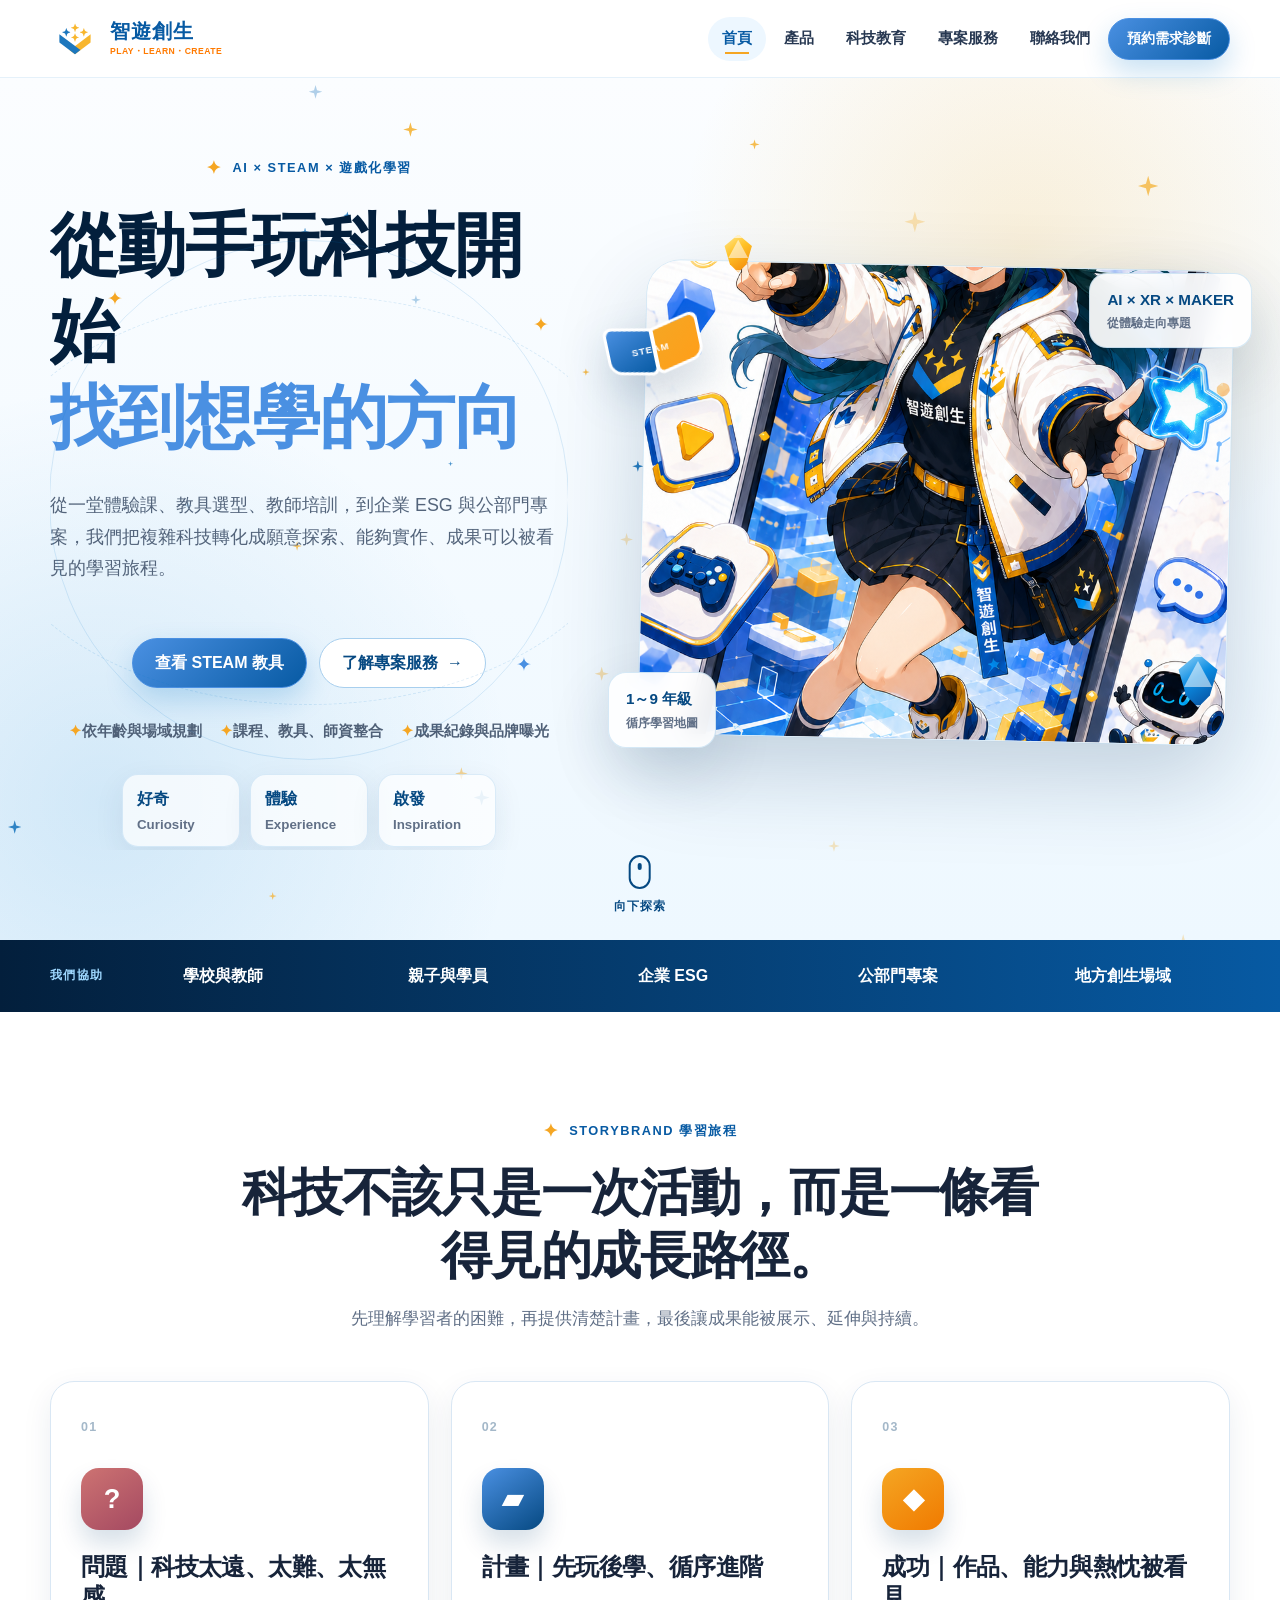
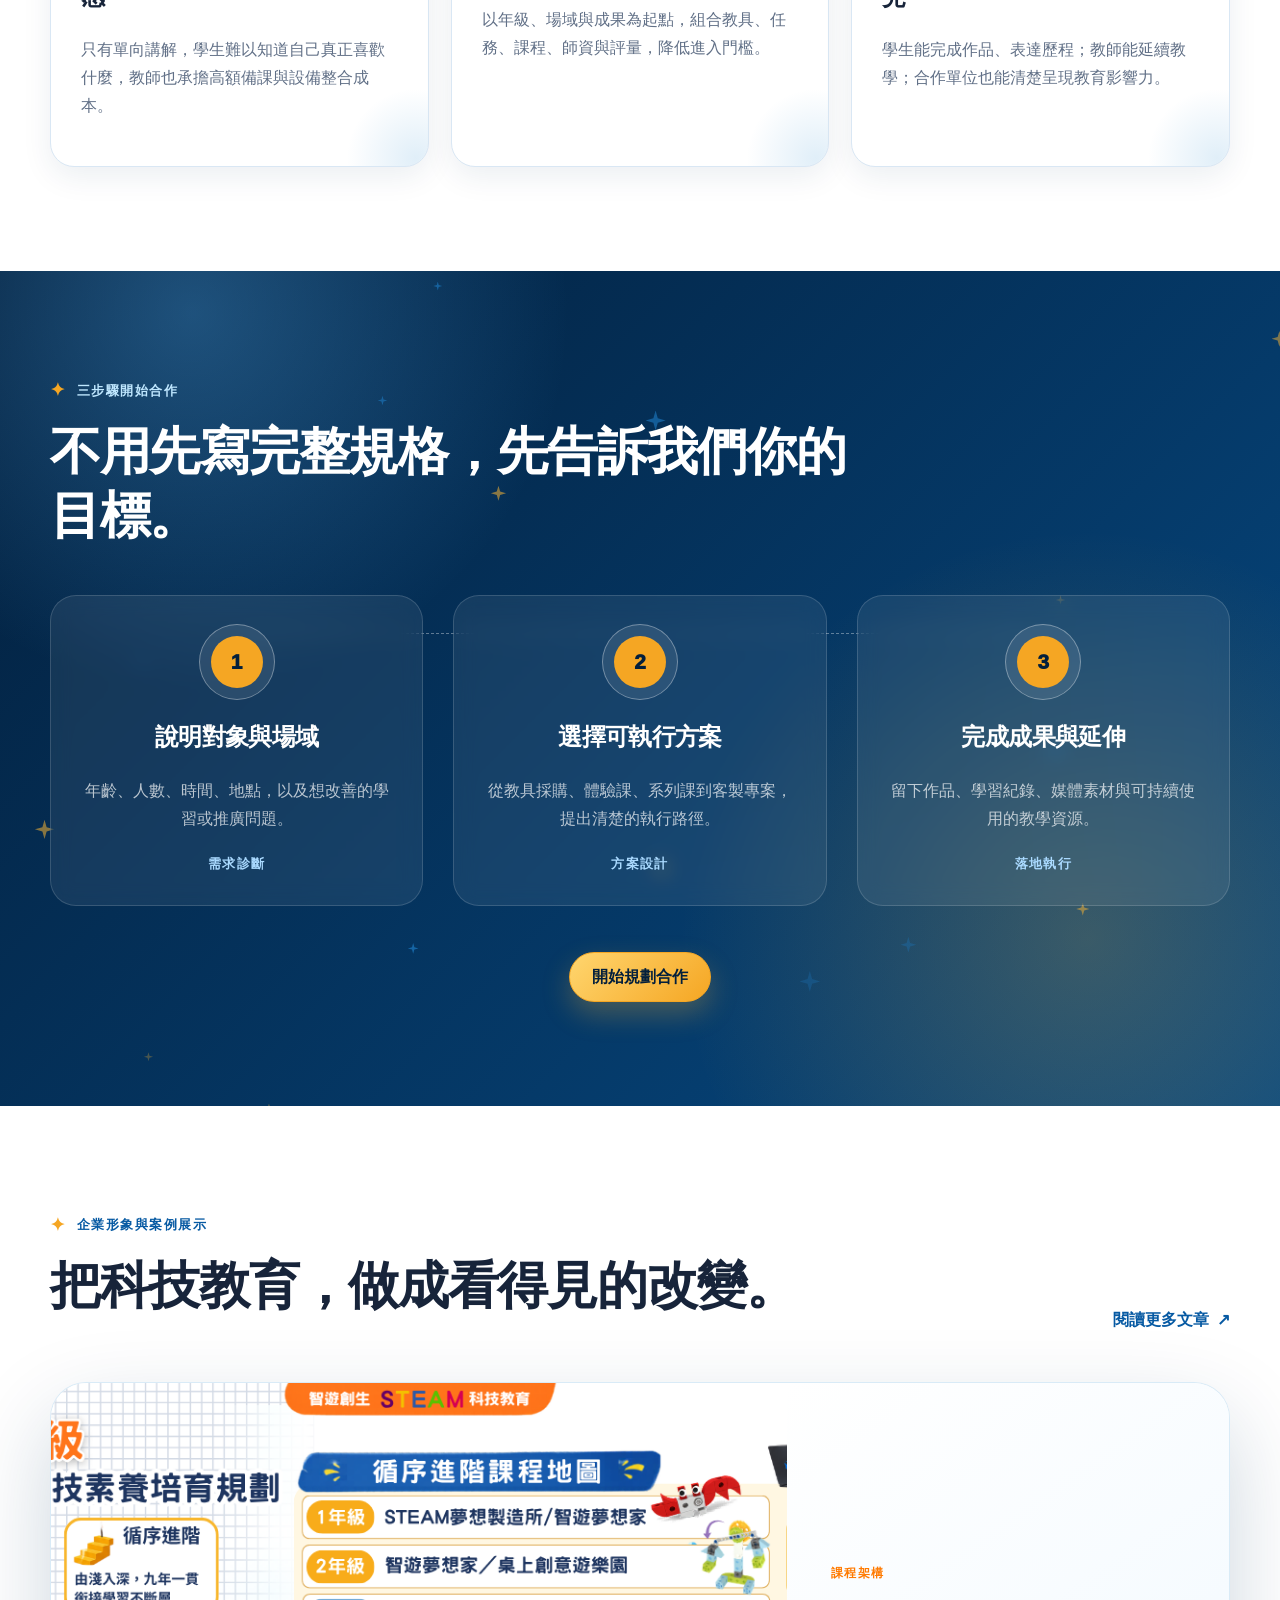
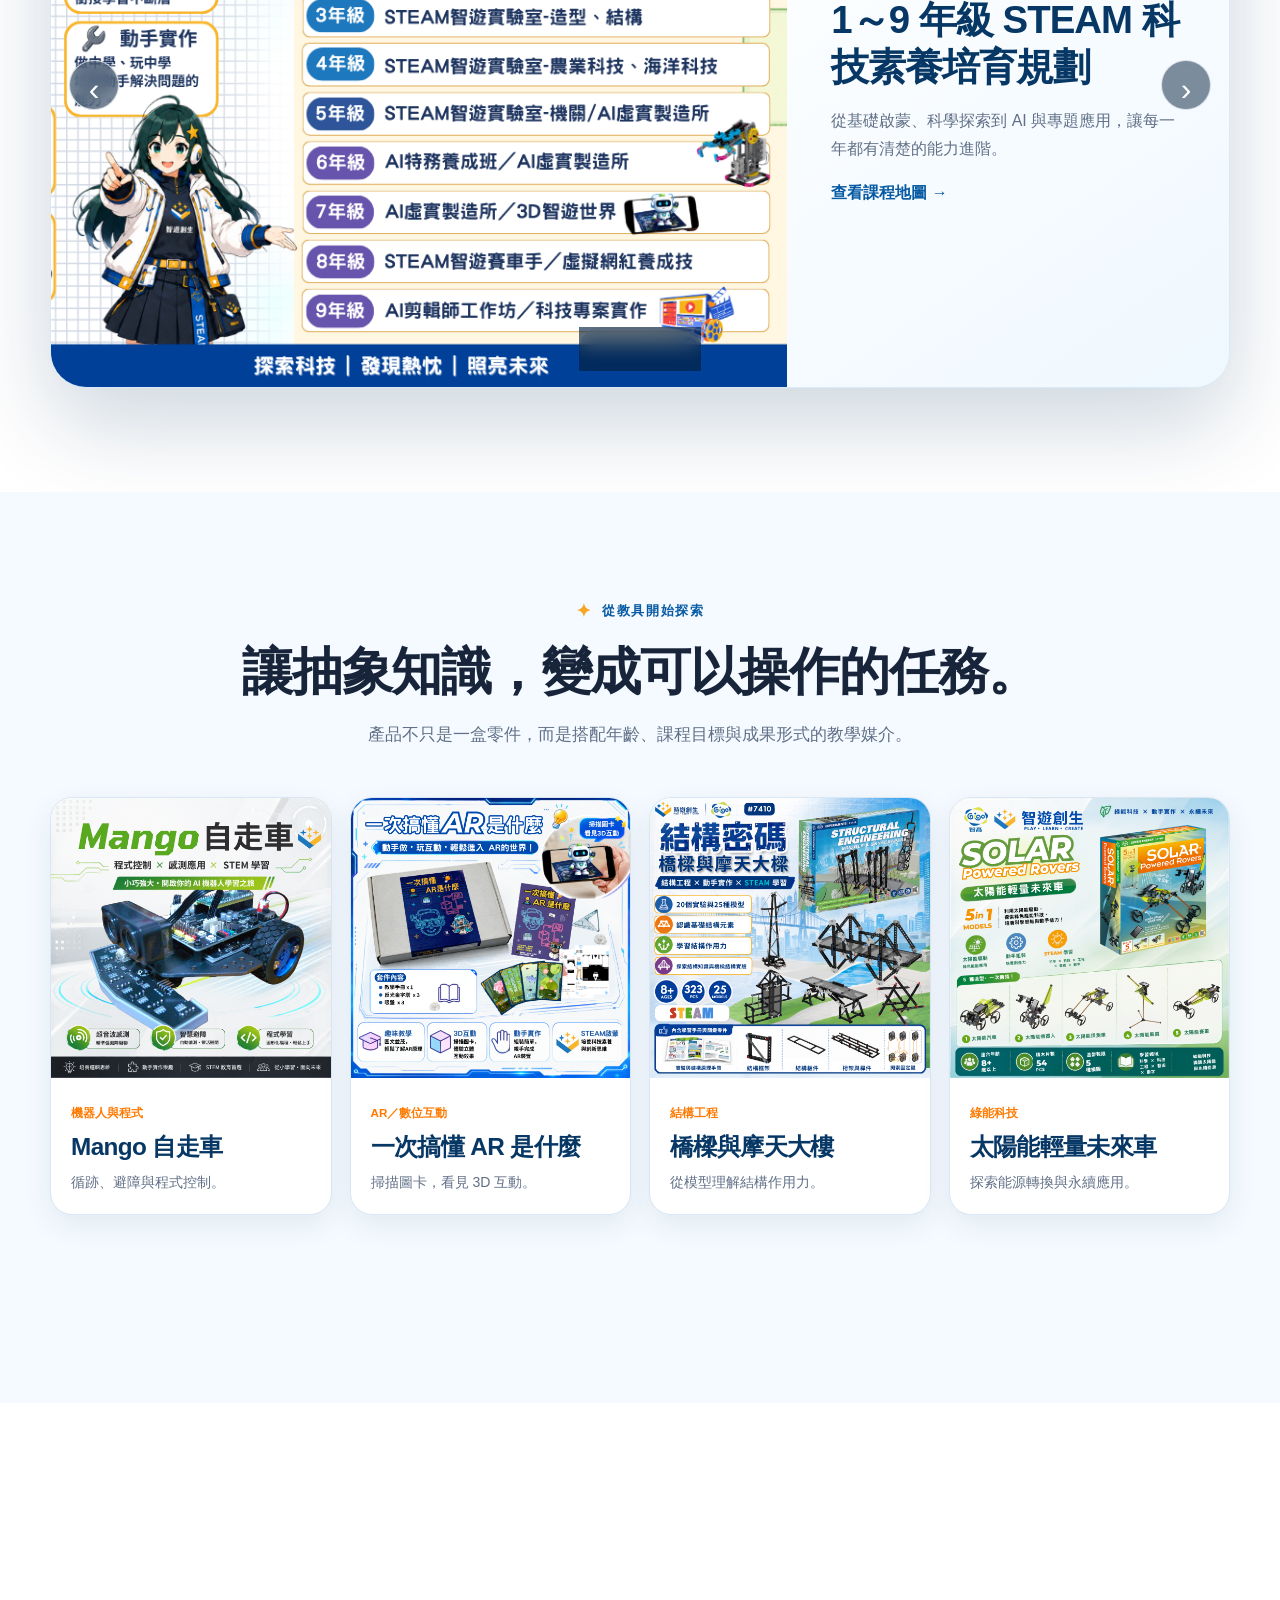
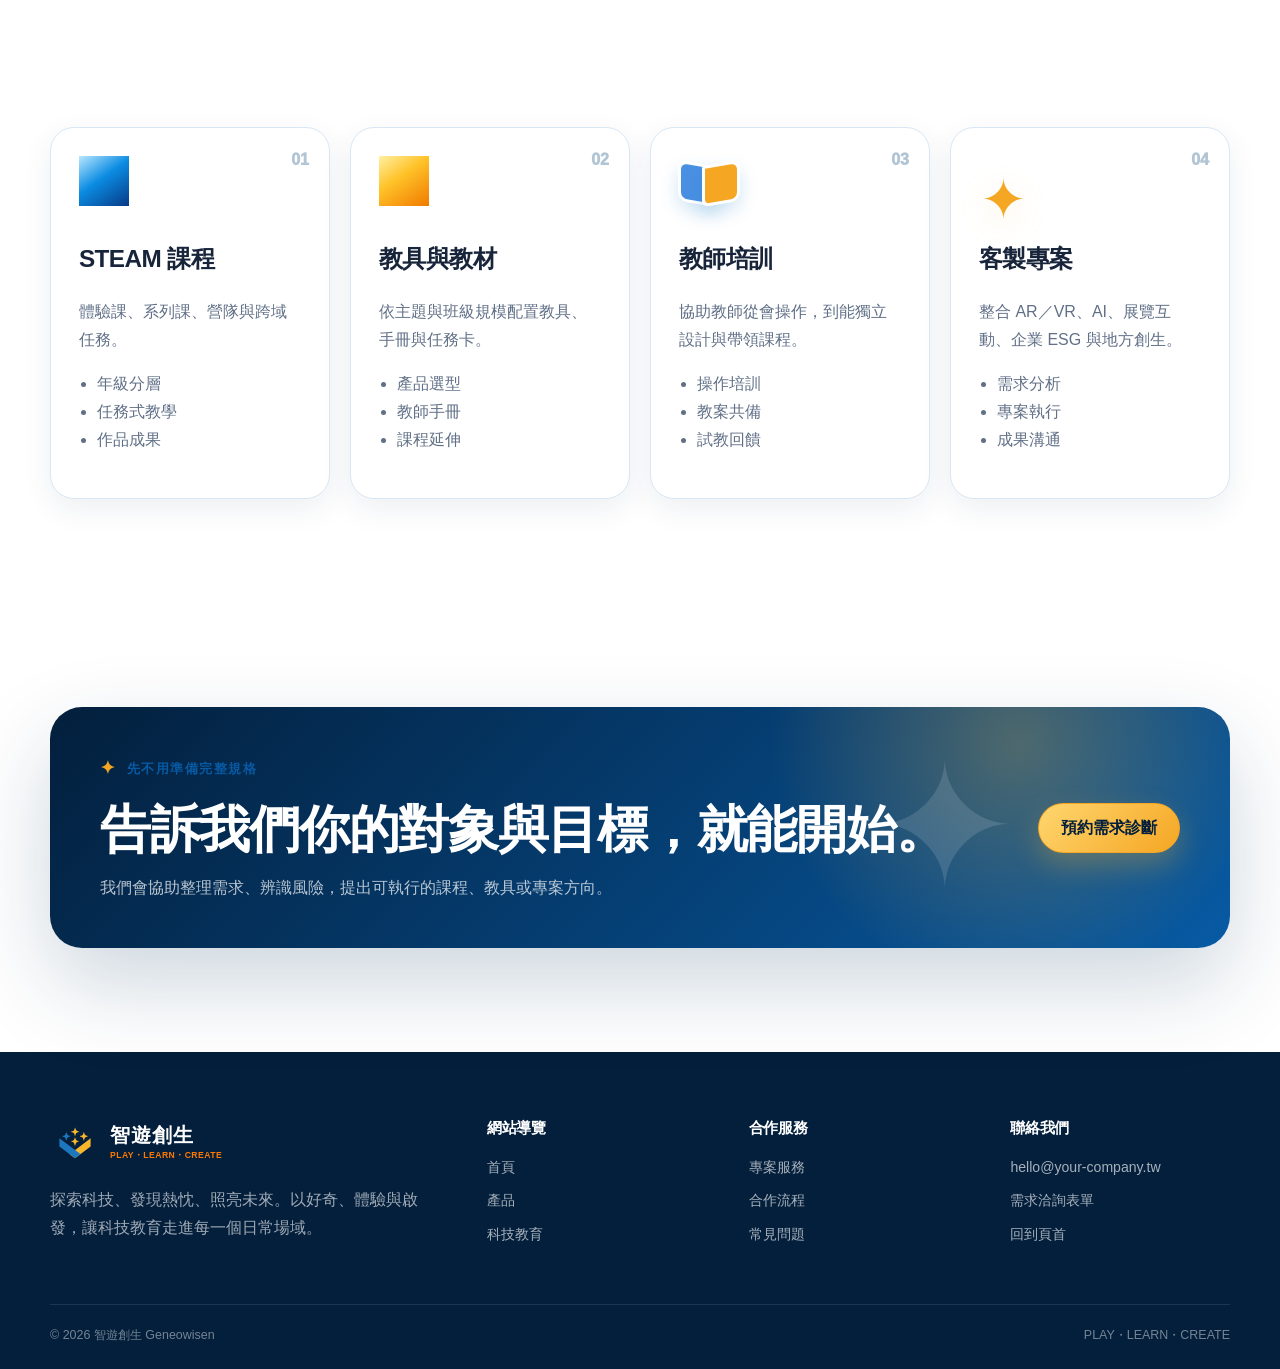
<file: index.html>
<!doctype html>
<html lang="zh-Hant">
<head>
  <meta charset="utf-8">
  <meta name="viewport" content="width=device-width, initial-scale=1">
  <meta name="description" content="智遊創生以 AI、STEAM、遊戲化與科技教育專案，協助學校、企業與公部門打造可被看見、可持續的學習成果。">
  <meta name="theme-color" content="#0077c8">
  <title>智遊創生｜探索科技・發現熱忱・照亮未來</title>
  <link rel="stylesheet" href="style.css">
  <link rel="stylesheet" href="orbit.css">
  <script src="script.js" defer></script>
</head>
<body data-page="home">
  <a class="skip-link" href="#main">跳到主要內容</a>
  <div class="scroll-progress" aria-hidden="true"><span></span></div>

  <header class="site-header" id="top">
    <div class="container nav-wrap">
      <a class="brand" href="index.html" aria-label="智遊創生首頁">
        <img class="brand-mark" src="智遊創生LOGO.svg" alt="">
        <span class="brand-copy"><strong>智遊創生</strong><small>PLAY・LEARN・CREATE</small></span>
      </a>
      <button class="nav-toggle" type="button" aria-expanded="false" aria-controls="primary-nav" aria-label="開啟導覽選單"><span></span><span></span><span></span></button>
      <nav class="primary-nav" id="primary-nav" aria-label="主要導覽">
        <a href="index.html" data-nav="home">首頁</a>
        <a href="product.html" data-nav="product">產品</a>
        <a href="column.html" data-nav="column">科技教育</a>
        <a href="contact.html#services" data-nav="services">專案服務</a>
        <a href="contact.html#contact" data-nav="contact">聯絡我們</a>
        <a class="button button-small nav-cta" href="contact.html#contact">預約需求診斷</a>
      </nav>
    </div>
  </header>

  <main id="main">
    <section class="hero constellation" aria-labelledby="hero-title">
      <div class="star-field" aria-hidden="true" data-star-field="28"></div>
      <div class="container hero-grid">
        <div class="hero-copy reveal">
<!-- 最外層的容器，用來限制範圍與置中 -->
<div class="orbit-container">
  
  <!-- 第一圈軌道 (正向旋轉) -->
  <div class="orbit orbit-one" aria-hidden="true"></div>
  
  <!-- 第二圈軌道 (反向旋轉、虛線) -->
  <div class="orbit orbit-two" aria-hidden="true"></div>
  
  <!-- 這是中心的物件 (可以替換成您的圖片、卡片或文字) -->
  
          <p class="eyebrow">AI × STEAM × 遊戲化學習</p>
          <h1 id="hero-title">從動手玩科技開始<em>找到想學的方向</em></h1>
          <p class="hero-lead">從一堂體驗課、教具選型、教師培訓，到企業 ESG 與公部門專案，我們把複雜科技轉化成願意探索、能夠實作、成果可以被看見的學習旅程。</p>
          <div class="hero-actions">
            <a class="button" href="product.html">查看 STEAM 教具</a>
            <a class="button button-ghost" href="contact.html#services">了解專案服務 <span aria-hidden="true">→</span></a>
          </div>
          <ul class="trust-list" aria-label="服務特色">
            <li><span>✦</span>依年齡與場域規劃</li>
            <li><span>✦</span>課程、教具、師資整合</li>
            <li><span>✦</span>成果紀錄與品牌曝光</li>
          </ul>
          <div class="hero-proof" aria-label="品牌核心價值">
            <div><strong>好奇</strong><small>Curiosity</small></div>
            <div><strong>體驗</strong><small>Experience</small></div>
            <div><strong>啟發</strong><small>Inspiration</small></div>
          </div>
  
  
</div>
</div>
        <div class="hero-visual reveal" data-delay="120">
          <div class="hero-frame tilt-card">
            <img src="星忱.png" alt="星忱 STEAM 探索員角色設定與品牌視覺">
            <div class="frame-shine" aria-hidden="true"></div>
          </div>
          <div class="floating-book" aria-hidden="true"><span></span><span></span><i>STEAM</i></div>
          <div class="gem gem-blue" aria-hidden="true"></div>
          <div class="gem gem-yellow" aria-hidden="true"></div>
          <div class="hero-badge badge-one" href="1~9"><strong>1～9 年級</strong><small>循序學習地圖</small></div>
          <div class="hero-badge badge-two"><strong>AI × XR × MAKER</strong><small>從體驗走向專題</small></div>
        </div>
      </div>
      <a class="scroll-cue" href="#journey" aria-label="向下瀏覽"><span></span>向下探索</a>
    </section>

    <section class="signal-strip" aria-label="服務對象">
      <div class="container signal-grid">
        <p>我們協助</p><span>學校與教師</span><span>親子與學員</span><span>企業 ESG</span><span>公部門專案</span><span>地方創生場域</span>
      </div>
    </section>

    <section class="section" id="journey">
      <div class="container">
        <div class="section-heading center reveal">
          <p class="eyebrow">StoryBrand 學習旅程</p>
          <h2>科技不該只是一次活動，而是一條看得見的成長路徑。</h2>
          <p>先理解學習者的困難，再提供清楚計畫，最後讓成果能被展示、延伸與持續。</p>
        </div>
        <div class="story-grid">
          <article class="story-card reveal tilt-card">
            <span class="story-index">01</span><div class="story-icon story-icon-problem">?</div>
            <h3>問題｜科技太遠、太難、太無感</h3>
            <p>只有單向講解，學生難以知道自己真正喜歡什麼，教師也承擔高額備課與設備整合成本。</p>
          </article>
          <article class="story-card reveal tilt-card" data-delay="80">
            <span class="story-index">02</span><div class="story-icon story-icon-plan">▰</div>
            <h3>計畫｜先玩後學、循序進階</h3>
            <p>以年級、場域與成果為起點，組合教具、任務、課程、師資與評量，降低進入門檻。</p>
          </article>
          <article class="story-card reveal tilt-card" data-delay="160">
            <span class="story-index">03</span><div class="story-icon story-icon-success">◆</div>
            <h3>成功｜作品、能力與熱忱被看見</h3>
            <p>學生能完成作品、表達歷程；教師能延續教學；合作單位也能清楚呈現教育影響力。</p>
          </article>
        </div>
      </div>
    </section>

    <section class="section section-blue constellation">
      <div class="star-field" aria-hidden="true" data-star-field="16"></div>
      <div class="container">
        <div class="section-heading light reveal">
          <p class="eyebrow">三步驟開始合作</p>
          <h2>不用先寫完整規格，先告訴我們你的目標。</h2>
        </div>
        <div class="plan-grid">
          <article class="plan-step reveal"><div class="step-ring"><span>1</span></div><h3>說明對象與場域</h3><p>年齡、人數、時間、地點，以及想改善的學習或推廣問題。</p><small>需求診斷</small></article>
          <article class="plan-step reveal" data-delay="100"><div class="step-ring"><span>2</span></div><h3>選擇可執行方案</h3><p>從教具採購、體驗課、系列課到客製專案，提出清楚的執行路徑。</p><small>方案設計</small></article>
          <article class="plan-step reveal" data-delay="200"><div class="step-ring"><span>3</span></div><h3>完成成果與延伸</h3><p>留下作品、學習紀錄、媒體素材與可持續使用的教學資源。</p><small>落地執行</small></article>
        </div>
        <div class="center reveal"><a class="button button-yellow" href="contact.html#contact">開始規劃合作</a></div>
      </div>
    </section>

    <section class="section" id="cases">
      <div class="container">
        <div class="section-heading split reveal">
          <div><p class="eyebrow">企業形象與案例展示</p><h2>把科技教育，做成看得見的改變。</h2></div>
          <a class="text-link" href="column.html#articles">閱讀更多文章 <span>↗</span></a>
        </div>

        <div class="showcase-carousel reveal" data-carousel data-autoplay="5200" aria-roledescription="carousel" aria-label="智遊創生精選案例">
          <div class="showcase-viewport">
            <article class="showcase-slide is-active" data-slide>
              <img src="科技教育文章圖 (1).png" alt="一到九年級 STEAM 科技素養培育規劃">
              <div class="showcase-copy"><span>課程架構</span><h3>1～9 年級 STEAM 科技素養培育規劃</h3><p>從基礎啟蒙、科學探索到 AI 與專題應用，讓每一年都有清楚的能力進階。</p><a href="column.html#steam-method">查看課程地圖 →</a></div>
            </article>
            <article class="showcase-slide" data-slide>
              <img src="steam科技文章圖.png" alt="Vtuber 虛擬網紅工作坊">
              <div class="showcase-copy"><span>跨域工作坊</span><h3>Vtuber 虛擬網紅工作坊</h3><p>整合角色建模、AI 音樂、MV 剪輯與數位表達，讓學員完成可公開展示的作品。</p><a href="contact.html#contact">洽詢工作坊 →</a></div>
            </article>
            <article class="showcase-slide" data-slide>
              <img src="科技教育文章圖 (2).png" alt="科技教育學習精彩瞬間">
              <div class="showcase-copy"><span>學習成果</span><h3>每一個專注的眼神，都是前進的動力</h3><p>以清楚任務、即時回饋與合作分工，讓學生在動手實作中建立自信。</p><a href="column.html#articles">閱讀教學文章 →</a></div>
            </article>
          </div>
          <button class="carousel-arrow carousel-prev" type="button" data-carousel-prev aria-label="上一張">‹</button>
          <button class="carousel-arrow carousel-next" type="button" data-carousel-next aria-label="下一張">›</button>
          <div class="carousel-footer">
            <div class="carousel-dots" data-carousel-dots aria-label="輪播頁面"></div>
            <button class="carousel-play" type="button" data-carousel-toggle aria-label="暫停自動播放">Ⅱ</button>
          </div>
        </div>
      </div>
    </section>

    <section class="section section-soft" id="products-preview">
      <div class="container">
        <div class="section-heading center reveal"><p class="eyebrow">從教具開始探索</p><h2>讓抽象知識，變成可以操作的任務。</h2><p>產品不只是一盒零件，而是搭配年齡、課程目標與成果形式的教學媒介。</p></div>
        <div class="mini-product-grid">
          <a class="mini-product reveal tilt-card" href="product.html#products"><img src="教具商品圖 (20).png" alt="Mango 自走車"><div><span>機器人與程式</span><h3>Mango 自走車</h3><p>循跡、避障與程式控制。</p></div></a>
          <a class="mini-product reveal tilt-card" data-delay="70" href="product.html#products"><img src="教具商品圖 (19).png" alt="一次搞懂 AR 是什麼"><div><span>AR／數位互動</span><h3>一次搞懂 AR 是什麼</h3><p>掃描圖卡，看見 3D 互動。</p></div></a>
          <a class="mini-product reveal tilt-card" data-delay="140" href="product.html#products"><img src="教具商品圖 (25).png" alt="橋樑與摩天大樓"><div><span>結構工程</span><h3>橋樑與摩天大樓</h3><p>從模型理解結構作用力。</p></div></a>
          <a class="mini-product reveal tilt-card" data-delay="210" href="product.html#products"><img src="教具商品圖 (1).png" alt="太陽能輕量未來車"><div><span>綠能科技</span><h3>太陽能輕量未來車</h3><p>探索能源轉換與永續應用。</p></div></a>
        </div>
        <div class="center reveal"><a class="button button-ghost" href="product.html">瀏覽全部產品</a></div>
      </div>
    </section>

    <section class="section" id="services-preview">
      <div class="container">
        <div class="section-heading center reveal"><p class="eyebrow">從單一教具，到完整教育專案</p><h2>依照你的目標，組合真正需要的服務。</h2></div>
        <div class="services-preview">
          <article class="service-card reveal"><div class="service-gem gem-blue"></div><span>01</span><h3>STEAM 課程</h3><p>體驗課、系列課、營隊與跨域任務。</p><ul><li>年級分層</li><li>任務式教學</li><li>作品成果</li></ul></article>
          <article class="service-card reveal" data-delay="70"><div class="service-gem gem-yellow"></div><span>02</span><h3>教具與教材</h3><p>依主題與班級規模配置教具、手冊與任務卡。</p><ul><li>產品選型</li><li>教師手冊</li><li>課程延伸</li></ul></article>
          <article class="service-card reveal" data-delay="140"><div class="service-book" aria-hidden="true"></div><span>03</span><h3>教師培訓</h3><p>協助教師從會操作，到能獨立設計與帶領課程。</p><ul><li>操作培訓</li><li>教案共備</li><li>試教回饋</li></ul></article>
          <article class="service-card reveal" data-delay="210"><div class="service-star" aria-hidden="true">✦</div><span>04</span><h3>客製專案</h3><p>整合 AR／VR、AI、展覽互動、企業 ESG 與地方創生。</p><ul><li>需求分析</li><li>專案執行</li><li>成果溝通</li></ul></article>
        </div>
      </div>
    </section>

    <section class="section">
      <div class="container"><div class="cta-panel reveal"><div><p class="eyebrow">先不用準備完整規格</p><h2>告訴我們你的對象與目標，就能開始。</h2><p>我們會協助整理需求、辨識風險，提出可執行的課程、教具或專案方向。</p></div><a class="button button-yellow" href="contact.html#contact">預約需求診斷</a></div></div>
    </section>
  </main>

  <footer class="site-footer">
    <div class="container footer-main">
      <div class="footer-brand"><a class="brand footer-logo" href="index.html"><img class="brand-mark" src="智遊創生LOGO.svg" alt=""><span class="brand-copy"><strong>智遊創生</strong><small>PLAY・LEARN・CREATE</small></span></a><p>探索科技、發現熱忱、照亮未來。以好奇、體驗與啟發，讓科技教育走進每一個日常場域。</p></div>
      <div class="footer-column"><h3>網站導覽</h3><a href="index.html">首頁</a><a href="product.html">產品</a><a href="column.html">科技教育</a></div>
      <div class="footer-column"><h3>合作服務</h3><a href="contact.html#services">專案服務</a><a href="contact.html#process">合作流程</a><a href="contact.html#faq">常見問題</a></div>
      <div class="footer-column"><h3>聯絡我們</h3><a href="mailto:hello@your-company.tw">hello@your-company.tw</a><a href="contact.html#contact">需求洽詢表單</a><a href="#top">回到頁首</a></div>
    </div>
    <div class="container footer-bottom"><span>© <span data-current-year></span> 智遊創生 Geneowisen</span><span>PLAY・LEARN・CREATE</span></div>
  </footer>
  <button class="back-to-top" type="button" aria-label="回到頁首">↑</button>
</body>
</html>
</file>
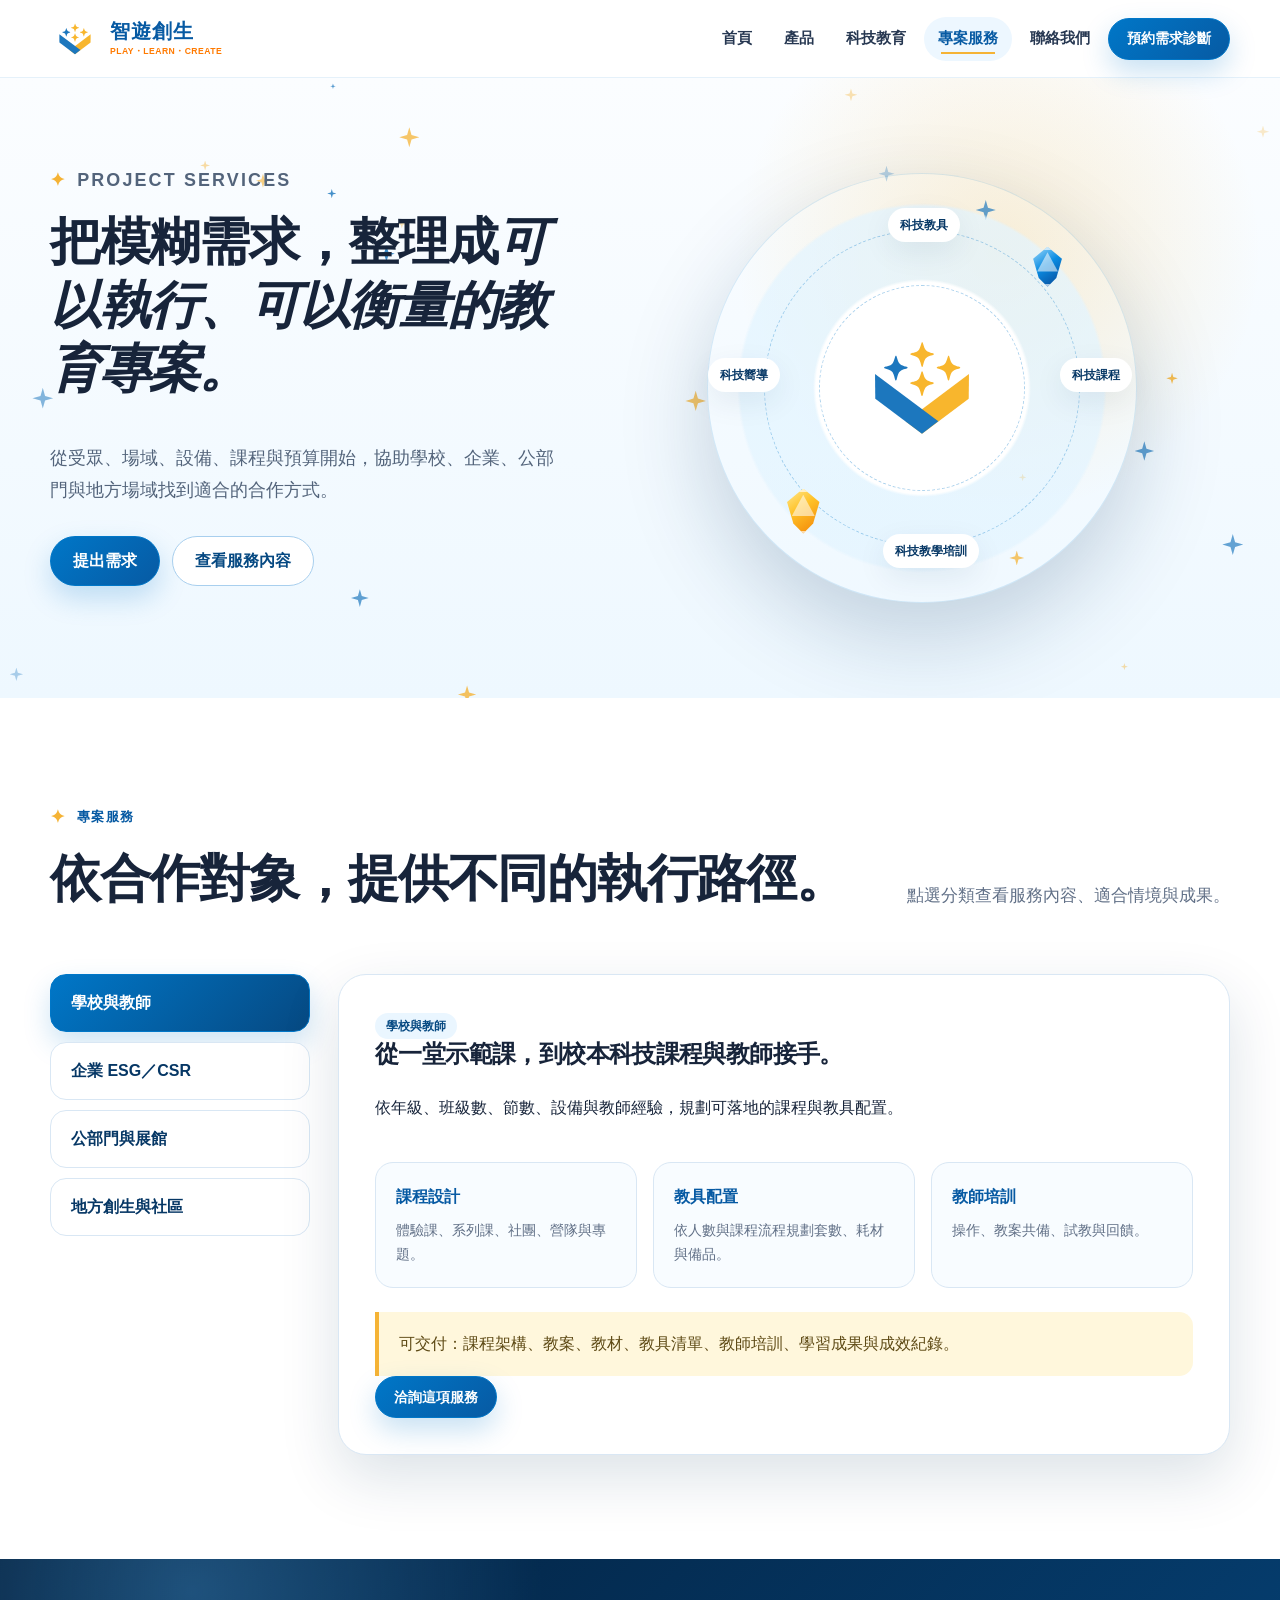
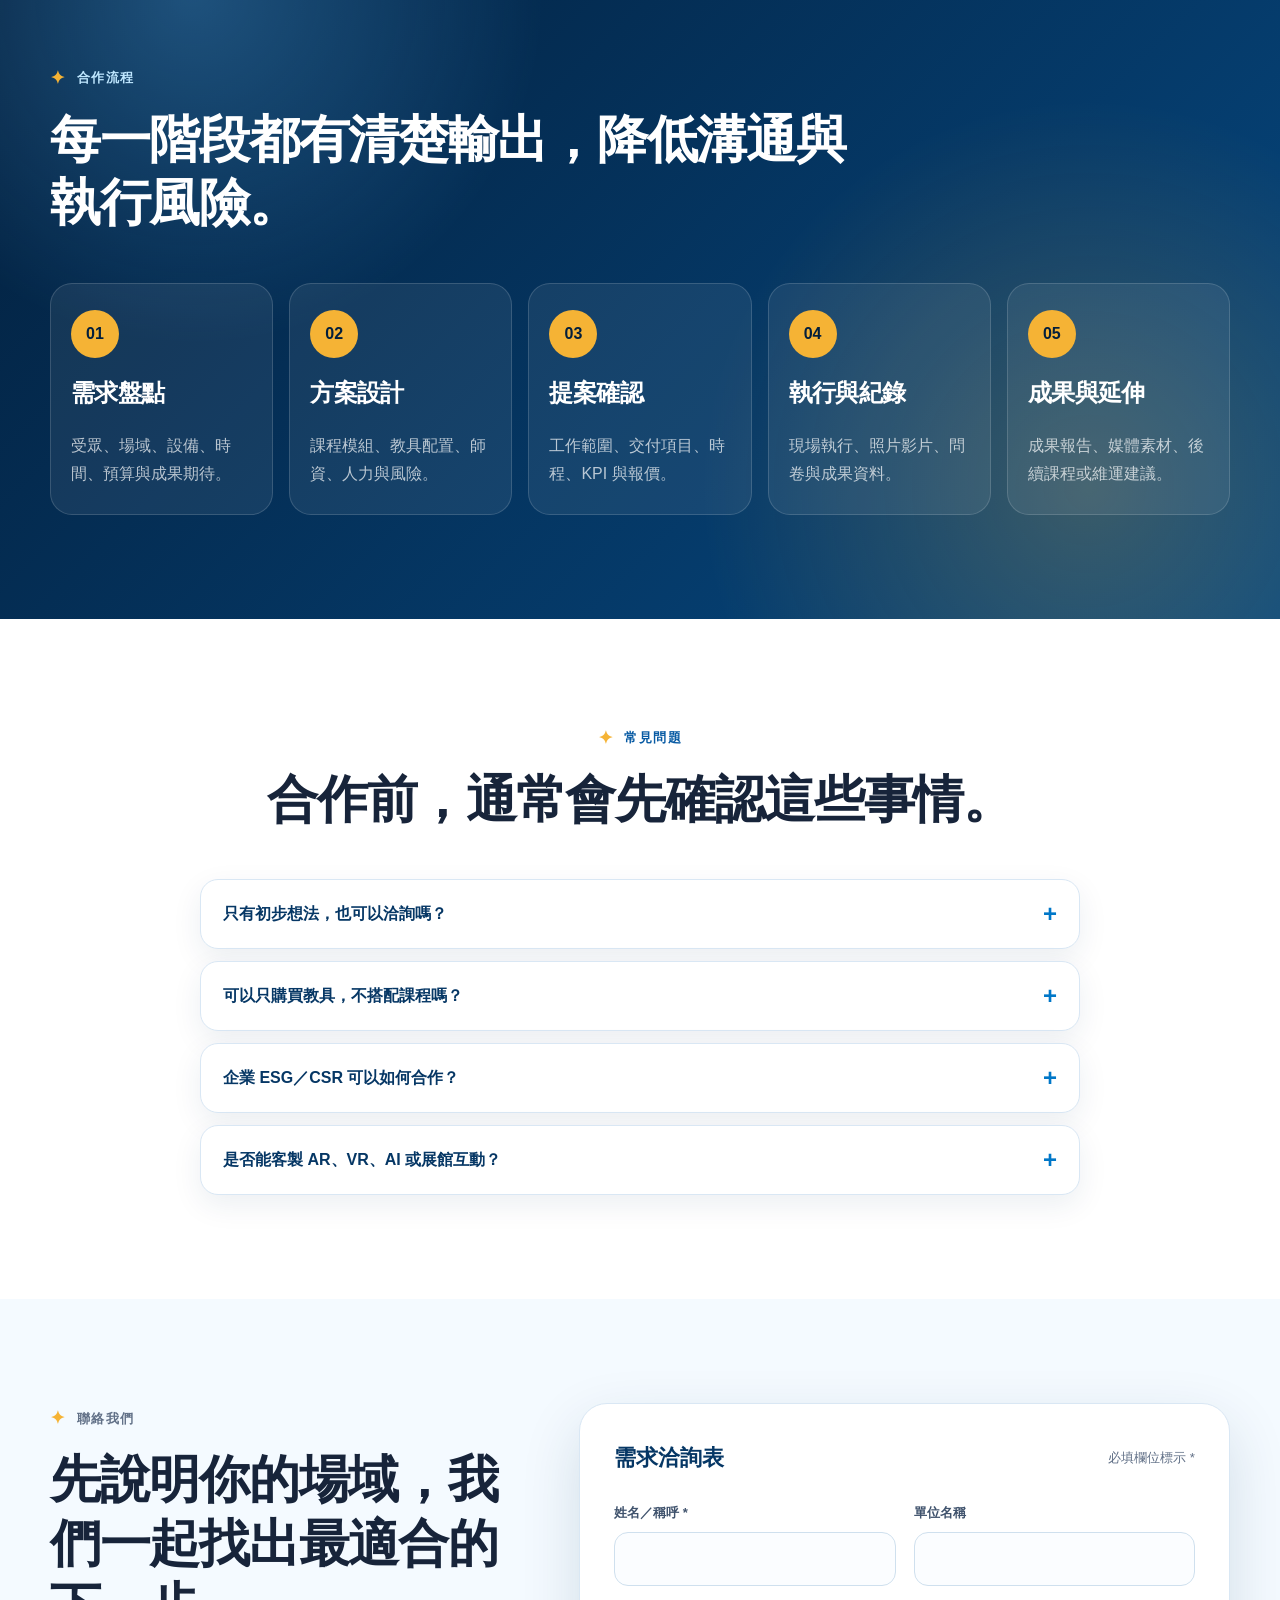
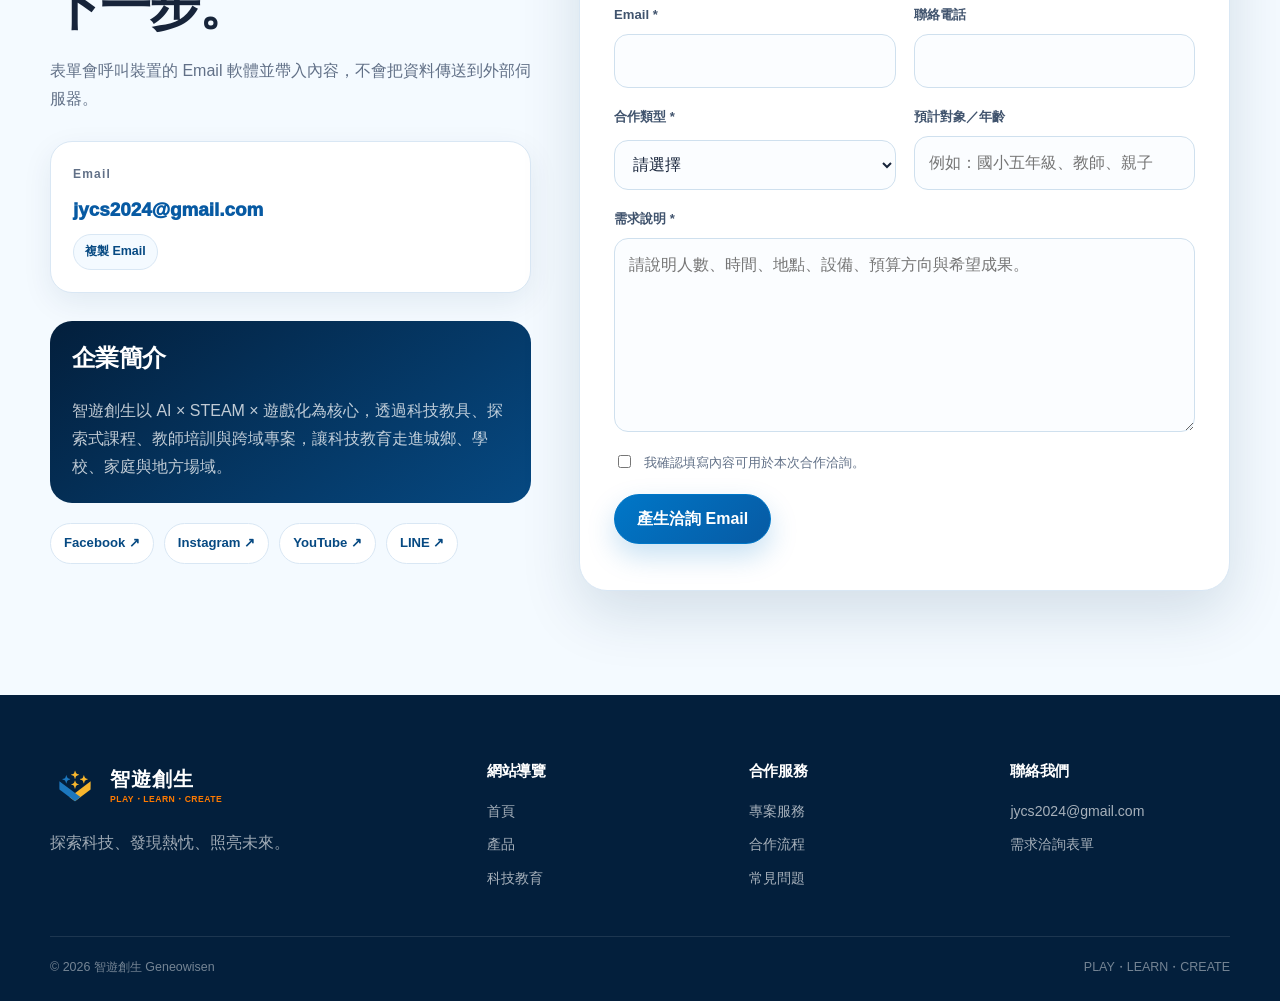
<file: contact.html>
<!doctype html>
<html lang="zh-Hant">
<head>
  <meta charset="utf-8"><meta name="viewport" content="width=device-width, initial-scale=1"><meta name="description" content="智遊創生 STEAM 課程、教具、教師培訓、企業 ESG、公部門與地方創生專案服務。"><meta name="theme-color" content="#0077c8"><title>專案服務與聯絡我們｜智遊創生</title><link rel="stylesheet" href="style.css"><script src="script.js" defer></script>
</head>
<body data-page="contact">
  <a class="skip-link" href="#main">跳到主要內容</a><div class="scroll-progress" aria-hidden="true"><span></span></div>
  <header class="site-header" id="top"><div class="container nav-wrap"><a class="brand" href="index.html" aria-label="智遊創生首頁"><img class="brand-mark" src="智遊創生LOGO.svg" alt=""><span class="brand-copy"><strong>智遊創生</strong><small>PLAY・LEARN・CREATE</small></span></a><button class="nav-toggle" type="button" aria-expanded="false" aria-controls="primary-nav" aria-label="開啟導覽選單"><span></span><span></span><span></span></button><nav class="primary-nav" id="primary-nav" aria-label="主要導覽"><a href="index.html" data-nav="home">首頁</a><a href="product.html" data-nav="product">產品</a><a href="column.html" data-nav="column">科技教育</a><a href="#services" data-nav="services">專案服務</a><a href="#contact" data-nav="contact">聯絡我們</a><a class="button button-small nav-cta" href="#contact">預約需求診斷</a></nav></div></header>

  <main id="main">
    <section class="page-hero contact-hero constellation">
      <div class="star-field" aria-hidden="true" data-star-field="22"></div>
      
      <div class="container page-hero-grid">
        <div class="reveal">
          <p class="eyebrow">PROJECT SERVICES</p>
          <h2>把模糊需求，整理成<em>可以執行、可以衡量的教育專案。</em></h2>
          <p>從受眾、場域、設備、課程與預算開始，協助學校、企業、公部門與地方場域找到適合的合作方式。</p>
          <div class="hero-actions"><a class="button" href="#contact">提出需求</a><a class="button button-ghost" href="#services">查看服務內容</a></div>
        </div>
        <div class="contact-hero-art reveal" data-delay="120" aria-hidden="true"><div class="contact-orbit"><img src="智遊創生LOGO.svg" alt=""><span class="orbit-label one">科技教具</span><span class="orbit-label two">科技課程</span><span class="orbit-label three">科技教學培訓</span><span class="orbit-label four">科技嚮導</span><div class="gem gem-blue"></div><div class="gem gem-yellow"></div></div></div></div></section>

    <section class="section" id="services"><div class="container"><div class="section-heading split reveal"><div><p class="eyebrow">專案服務</p><h2>依合作對象，提供不同的執行路徑。</h2></div><p>點選分類查看服務內容、適合情境與成果。</p></div><div class="service-tabs reveal"><div class="service-tab-list" role="tablist" aria-label="專案服務分類"><button class="service-tab is-active" type="button" data-service="school" aria-selected="true">學校與教師</button><button class="service-tab" type="button" data-service="enterprise" aria-selected="false">企業 ESG／CSR</button><button class="service-tab" type="button" data-service="government" aria-selected="false">公部門與展館</button><button class="service-tab" type="button" data-service="local" aria-selected="false">地方創生與社區</button></div><div class="service-tab-panel" id="service-tab-panel" aria-live="polite"></div></div></div></section>

    <section class="section section-blue" id="process"><div class="container"><div class="section-heading light reveal"><p class="eyebrow">合作流程</p><h2>每一階段都有清楚輸出，降低溝通與執行風險。</h2></div><div class="process-timeline"><article class="reveal"><b>01</b><h3>需求盤點</h3><p>受眾、場域、設備、時間、預算與成果期待。</p></article><article class="reveal" data-delay="70"><b>02</b><h3>方案設計</h3><p>課程模組、教具配置、師資、人力與風險。</p></article><article class="reveal" data-delay="140"><b>03</b><h3>提案確認</h3><p>工作範圍、交付項目、時程、KPI 與報價。</p></article><article class="reveal" data-delay="210"><b>04</b><h3>執行與紀錄</h3><p>現場執行、照片影片、問卷與成果資料。</p></article><article class="reveal" data-delay="280"><b>05</b><h3>成果與延伸</h3><p>成果報告、媒體素材、後續課程或維運建議。</p></article></div></div></section>

    <section class="section" id="faq"><div class="container"><div class="section-heading center reveal"><p class="eyebrow">常見問題</p><h2>合作前，通常會先確認這些事情。</h2></div><div class="faq-list reveal"><details><summary>只有初步想法，也可以洽詢嗎？</summary><p>可以。請先提供對象、預計人數、場域、時間與希望達成的成果，我們會協助整理需求與待確認事項。</p></details><details><summary>可以只購買教具，不搭配課程嗎？</summary><p>可以，但建議同時確認教師是否熟悉操作、班級數量、耗材與補充零件需求。大型採購可評估搭配操作培訓。</p></details><details><summary>企業 ESG／CSR 可以如何合作？</summary><p>可規劃偏鄉科技教育、員工親子日、教育認養、教具共創、成果展演與影響力紀錄。實際 KPI 需依場域與預算確認。</p></details><details><summary>是否能客製 AR、VR、AI 或展館互動？</summary><p>可以依需求進行分析與規劃。客製開發會先確認內容範圍、設備環境、維運方式、資安與智慧財產權。</p></details></div></div></section>

    <section class="section section-soft" id="contact"><div class="container contact-layout"><div class="contact-info reveal"><p class="eyebrow">聯絡我們</p><h2>先說明你的場域，我們一起找出最適合的下一步。</h2><p>表單會呼叫裝置的 Email 軟體並帶入內容，不會把資料傳送到外部伺服器。</p><div class="contact-card"><span>Email</span><a href="mailto:hello@your-company.tw" id="contact-email">jycs2024@gmail.com</a><button type="button" class="copy-email" data-copy-email>複製 Email</button></div><div class="company-summary"><h3>企業簡介</h3><p>智遊創生以 AI × STEAM × 遊戲化為核心，透過科技教具、探索式課程、教師培訓與跨域專案，讓科技教育走進城鄉、學校、家庭與地方場域。</p></div><div class="social-links"><a href="https://www.facebook.com/steamxtechnology" target="_blank" rel="noopener">Facebook ↗</a><a href="https://www.instagram.com/aigame0.0/" target="_blank" rel="noopener">Instagram ↗</a><a href="https://www.youtube.com/@%E6%99%BA%E9%81%8A%E5%89%B5%E7%94%9F" target="_blank" rel="noopener">YouTube ↗</a><a href="https://lin.ee/roO67Cf" target="_blank" rel="noopener">LINE ↗</a></div></div>
      <form class="contact-form reveal" id="contact-form" data-delay="100"><div class="form-heading"><span>需求洽詢表</span><small>必填欄位標示 *</small></div><div class="form-grid"><label><span>姓名／稱呼 *</span><input name="name" required autocomplete="name"></label><label><span>單位名稱</span><input name="organization" autocomplete="organization"></label><label><span>Email *</span><input name="email" type="email" required autocomplete="email"></label><label><span>聯絡電話</span><input name="phone" type="tel" autocomplete="tel"></label><label><span>合作類型 *</span><select name="type" required><option value="">請選擇</option><option>STEAM 課程</option><option>教具採購</option><option>教師培訓</option><option>企業 ESG／CSR</option><option>公部門／展館專案</option><option>地方創生／社區活動</option><option>其他</option></select></label><label><span>預計對象／年齡</span><input name="audience" placeholder="例如：國小五年級、教師、親子"></label><label class="full"><span>需求說明 *</span><textarea name="message" rows="6" required placeholder="請說明人數、時間、地點、設備、預算方向與希望成果。"></textarea></label></div><label class="consent"><input type="checkbox" required><span>我確認填寫內容可用於本次合作洽詢。</span></label><button class="button" type="submit">產生洽詢 Email</button><p class="form-status" id="form-status" role="status"></p></form>
    </div></section>
  </main>

  <footer class="site-footer"><div class="container footer-main"><div class="footer-brand"><a class="brand footer-logo" href="index.html"><img class="brand-mark" src="智遊創生LOGO.svg" alt=""><span class="brand-copy"><strong>智遊創生</strong><small>PLAY・LEARN・CREATE</small></span></a><p>探索科技、發現熱忱、照亮未來。</p></div><div class="footer-column"><h3>網站導覽</h3><a href="index.html">首頁</a><a href="product.html">產品</a><a href="column.html">科技教育</a></div><div class="footer-column"><h3>合作服務</h3><a href="#services">專案服務</a><a href="#process">合作流程</a><a href="#faq">常見問題</a></div><div class="footer-column"><h3>聯絡我們</h3><a href="mailto:hello@your-company.tw">jycs2024@gmail.com</a><a href="#contact">需求洽詢表單</a></div></div><div class="container footer-bottom"><span>© <span data-current-year></span> 智遊創生 Geneowisen</span><span>PLAY・LEARN・CREATE</span></div></footer>
  <button class="back-to-top" type="button" aria-label="回到頁首">↑</button>
</body>
</html>
</file>
<file: style.css>
/* =========================================================
   智遊創生 Geneowisen｜全站共用樣式
   純 HTML / CSS / JavaScript，可直接離線開啟
   ========================================================= */
:root {
  --blue: #0077c8;
  --blue-500: #1c77be;
  --blue-700: #075aa3;
  --blue-800: #064982;
  --blue-900: #063765;
  --blue-950: #031f3c;
  --yellow: #f5b335;
  --yellow-2: #ffd66f;
  --orange: #ff7a00;
  --ink: #17243a;
  --muted: #617087;
  --line: #d9e7f4;
  --surface: #fff;
  --surface-soft: #f4faff;
  --green: #73b52b;
  --purple: #7460b7;
  --red: #cd7372;
  --shadow-sm: 0 10px 30px rgba(3,48,88,.08);
  --shadow-md: 0 22px 60px rgba(3,48,88,.14);
  --shadow-lg: 0 35px 90px rgba(3,48,88,.20);
  --radius-sm: 14px;
  --radius: 24px;
  --radius-lg: 36px;
  --container: 1180px;
  --header-height: 78px;
  --ease: cubic-bezier(.2,.75,.2,1);
}
* { box-sizing: border-box; }
html { scroll-behavior: smooth; scroll-padding-top: calc(var(--header-height) + 22px); }
body { margin:0; color:var(--ink); background:#fff; font-family:"Noto Sans TC","Microsoft JhengHei","PingFang TC",Arial,sans-serif; line-height:1.75; overflow-x:hidden; }
body.is-menu-open, body.modal-open { overflow:hidden; }
img { display:block; max-width:100%; }
a { color:inherit; text-decoration:none; }
button,input,select,textarea { font:inherit; }
button { color:inherit; }
::selection { color:#fff; background:var(--blue); }
.visually-hidden { position:absolute!important; width:1px!important; height:1px!important; padding:0!important; margin:-1px!important; overflow:hidden!important; clip:rect(0,0,0,0)!important; white-space:nowrap!important; border:0!important; }
.skip-link { position:fixed; z-index:9999; left:12px; top:-80px; padding:10px 16px; color:#fff; background:var(--blue-950); border-radius:10px; transition:top .2s ease; }
.skip-link:focus { top:12px; }
.container { width:min(var(--container),calc(100% - 40px)); margin-inline:auto; }
.section { position:relative; padding:104px 0; }
.section-soft { background:var(--surface-soft); }
.center { text-align:center; }

/* Global star field */
.constellation { position:relative; overflow:hidden; }
.star-field { position:absolute; inset:0; pointer-events:none; overflow:hidden; }
.star-particle { position:absolute; width:var(--size); height:var(--size); opacity:var(--opacity); animation:twinkle var(--duration) ease-in-out infinite; animation-delay:var(--delay); }
.star-particle::before { content:""; position:absolute; inset:0; background:var(--star-color); clip-path:polygon(50% 0,61% 39%,100% 50%,61% 61%,50% 100%,39% 61%,0 50%,39% 39%); filter:drop-shadow(0 0 8px color-mix(in srgb,var(--star-color),transparent 25%)); }
@keyframes twinkle { 0%,100%{transform:scale(.45) rotate(0deg);opacity:.25} 50%{transform:scale(1) rotate(35deg);opacity:1} }

.scroll-progress { position:fixed; z-index:1000; inset:0 0 auto; height:3px; pointer-events:none; }
.scroll-progress span { display:block; width:0; height:100%; background:linear-gradient(90deg,var(--yellow),var(--orange),var(--blue)); }

/* Header */
.site-header { position:sticky; z-index:900; top:0; height:var(--header-height); border-bottom:1px solid rgba(0,119,200,.10); background:rgba(255,255,255,.9); backdrop-filter:blur(18px); transition:box-shadow .25s ease,background .25s ease; }
.site-header.is-scrolled { box-shadow:0 12px 35px rgba(2,45,84,.10); background:rgba(255,255,255,.97); }
.nav-wrap { height:100%; display:flex; align-items:center; justify-content:space-between; gap:24px; }
.brand { display:inline-flex; align-items:center; gap:10px; min-width:194px; }
.brand-mark { width:50px; height:50px; object-fit:contain; }
.brand-copy { display:grid; line-height:1.05; }
.brand-copy strong { color:var(--blue-700); font-size:1.22rem; letter-spacing:.05em; }
.brand-copy small { margin-top:5px; color:var(--orange); font-size:.54rem; font-weight:900; letter-spacing:.05em; }
.primary-nav { display:flex; align-items:center; gap:4px; }
.primary-nav>a:not(.button) { position:relative; display:inline-flex; align-items:center; min-height:44px; padding:0 14px; color:#263751; border-radius:999px; font-weight:800; font-size:.93rem; transition:color .2s,background .2s,transform .2s; }
.primary-nav>a:not(.button)::after { content:""; position:absolute; left:17px; right:17px; bottom:7px; height:2px; background:var(--yellow); transform:scaleX(0); transition:transform .25s var(--ease); }
.primary-nav>a:hover,.primary-nav>a.is-active { color:var(--blue-700); background:#edf7ff; }
.primary-nav>a:hover::after,.primary-nav>a.is-active::after { transform:scaleX(1); }
.nav-toggle { display:none; width:46px; height:46px; padding:0; border:1px solid var(--line); border-radius:14px; background:#fff; cursor:pointer; }
.nav-toggle span { display:block; width:21px; height:2px; margin:5px auto; background:var(--blue-900); transition:transform .25s,opacity .25s; }
.nav-toggle[aria-expanded="true"] span:nth-child(1){transform:translateY(7px) rotate(45deg)}
.nav-toggle[aria-expanded="true"] span:nth-child(2){opacity:0}
.nav-toggle[aria-expanded="true"] span:nth-child(3){transform:translateY(-7px) rotate(-45deg)}

/* Buttons */
.button { display:inline-flex; align-items:center; justify-content:center; gap:9px; min-height:50px; padding:0 22px; border:1px solid var(--blue); border-radius:999px; color:#fff; background:linear-gradient(135deg,var(--blue),var(--blue-700)); box-shadow:0 12px 28px rgba(0,119,200,.22); font-weight:900; cursor:pointer; transition:transform .25s var(--ease),box-shadow .25s,filter .25s; }
.button:hover { transform:translateY(-3px); box-shadow:0 18px 34px rgba(0,119,200,.28); filter:saturate(1.08); }
.button:active { transform:translateY(-1px); }
.button-small { min-height:42px; padding-inline:18px; font-size:.88rem; }
.button-yellow { color:var(--blue-950); border-color:var(--yellow); background:linear-gradient(135deg,var(--yellow-2),var(--yellow)); box-shadow:0 12px 28px rgba(245,179,53,.28); }
.button-ghost { color:var(--blue-800); background:#fff; border-color:#a8cfee; box-shadow:none; }
.button-ghost:hover { background:#eff8ff; box-shadow:0 12px 25px rgba(0,119,200,.10); }
.text-link { display:inline-flex; align-items:center; gap:8px; color:var(--blue-700); font-weight:900; }
.text-link span { transition:transform .2s; }
.text-link:hover span { transform:translate(3px,-3px); }

/* Typography */
.eyebrow { display:inline-flex; align-items:center; gap:10px; margin:0 0 14px; color:var(--blue-700); font-size:.8rem; font-weight:900; letter-spacing:.12em; text-transform:uppercase; }
.eyebrow::before { content:"✦"; color:var(--yellow); font-size:1.1rem; }
h1,h2,h3,h4,p { margin-top:0; }
h1,h2,h3,h4 { line-height:1.24; letter-spacing:-.025em; }
h1 { font-size:clamp(2.65rem,5.4vw,5.25rem); }
h2 { font-size:clamp(2rem,4vw,3.55rem); }
h3 { font-size:clamp(1.18rem,2vw,1.52rem); }
.section-heading { max-width:820px; margin-bottom:48px; }
.section-heading.center { margin-inline:auto; text-align:center; }
.section-heading.center .eyebrow { justify-content:center; }
.section-heading.split { max-width:none; display:flex; align-items:end; justify-content:space-between; gap:30px; }
.section-heading h2 { margin-bottom:16px; }
.section-heading p:last-child { color:var(--muted); font-size:1.04rem; }
.light,.section-blue { color:#fff; }
.section-blue { background:radial-gradient(circle at 15% 5%,rgba(93,187,255,.30),transparent 28%),radial-gradient(circle at 85% 80%,rgba(245,179,53,.22),transparent 32%),linear-gradient(135deg,var(--blue-950),var(--blue-800)); }
.section-blue .eyebrow,.light .eyebrow { color:#bfe7ff; }
.section-blue .section-heading p:last-child { color:rgba(255,255,255,.72); }

/* Hero */
.hero { min-height:calc(100vh - var(--header-height)); display:grid; align-items:center; padding:72px 0 90px; background:radial-gradient(circle at 80% 20%,rgba(245,179,53,.19),transparent 28%),radial-gradient(circle at 8% 84%,rgba(0,119,200,.13),transparent 30%),linear-gradient(180deg,#fbfdff,#eef8ff); }
.hero-grid { position:relative; z-index:2; display:grid; grid-template-columns:minmax(0,.92fr) minmax(480px,1.08fr); align-items:center; gap:54px; }
.hero-copy h1 { margin-bottom:24px; color:var(--blue-950); }
.hero-copy h1 em,.page-hero h1 em { display:block; color:var(--blue); font-style:normal; }
.hero-lead,.page-hero p { max-width:680px; color:#53647b; font-size:clamp(1rem,1.4vw,1.18rem); }
.hero-actions { display:flex; flex-wrap:wrap; gap:12px; margin:30px 0 25px; }
.trust-list { display:flex; flex-wrap:wrap; gap:10px 18px; margin:0; padding:0; list-style:none; color:#4f6077; font-size:.91rem; font-weight:750; }
.trust-list span { color:var(--yellow); }
.hero-proof { display:flex; flex-wrap:wrap; gap:10px; margin-top:24px; }
.hero-proof div { display:grid; min-width:118px; padding:10px 14px; border:1px solid rgba(0,119,200,.13); border-radius:16px; background:rgba(255,255,255,.7); box-shadow:var(--shadow-sm); }
.hero-proof strong { color:var(--blue-800); }
.hero-proof small { color:var(--muted); font-weight:700; }
.hero-visual { position:relative; min-height:535px; }
.hero-frame { position:absolute; inset:32px 0 28px 20px; overflow:hidden; border:1px solid rgba(0,119,200,.15); border-radius:34px; background:#fff; box-shadow:var(--shadow-lg); transform:rotate(1.2deg); transition:transform .45s var(--ease),box-shadow .45s; }
.hero-frame:hover { transform:rotate(0) translateY(-7px); box-shadow:0 45px 100px rgba(3,48,88,.25); }
.hero-frame img { width:100%; height:100%; object-fit:cover; }
.frame-shine { position:absolute; inset:-60% -25%; background:linear-gradient(115deg,transparent 42%,rgba(255,255,255,.72) 50%,transparent 58%); transform:translateX(-70%) rotate(6deg); transition:transform .8s var(--ease); }
.hero-frame:hover .frame-shine { transform:translateX(70%) rotate(6deg); }
.hero-badge { position:absolute; z-index:3; display:grid; padding:13px 17px; border:1px solid rgba(0,119,200,.16); border-radius:18px; background:rgba(255,255,255,.92); box-shadow:var(--shadow-md); backdrop-filter:blur(10px); }
.hero-badge strong { color:var(--blue-800); font-size:.95rem; }
.hero-badge small { color:var(--muted); font-size:.75rem; font-weight:750; }
.badge-one { left:-14px; bottom:20px; animation:floatY 4.6s ease-in-out infinite; }
.badge-two { right:-22px; top:40px; animation:floatY 5.2s ease-in-out infinite reverse; }
@keyframes floatY { 50%{transform:translateY(-10px)} }

/* Decorative book and gems */
.floating-book { position:absolute; z-index:4; left:-16px; top:78px; width:96px; height:72px; transform:rotate(-12deg); filter:drop-shadow(0 18px 22px rgba(4,52,94,.2)); animation:bookFloat 5s ease-in-out infinite; }
.floating-book span { position:absolute; top:12px; width:49px; height:48px; border:3px solid #fff; background:linear-gradient(145deg,var(--blue),var(--blue-700)); }
.floating-book span:first-child { left:0; border-radius:10px 2px 8px 12px; transform:skewY(12deg); }
.floating-book span:nth-child(2) { right:0; border-radius:2px 10px 12px 8px; transform:skewY(-12deg); background:linear-gradient(145deg,var(--yellow),#ff9f1a); }
.floating-book i { position:absolute; z-index:2; left:25px; top:29px; color:#fff; font-size:.61rem; font-style:normal; font-weight:900; letter-spacing:.08em; }
.floating-book.compact { transform:scale(.78) rotate(-10deg); left:2%; top:66%; }
@keyframes bookFloat { 0%,100%{transform:rotate(-12deg) translateY(0)} 50%{transform:rotate(-8deg) translateY(-13px)} }
.gem { width:54px; height:54px; clip-path:polygon(50% 0,86% 30%,72% 78%,50% 100%,28% 78%,14% 30%); box-shadow:inset 0 0 0 3px rgba(255,255,255,.65); }
.gem::after { content:""; position:absolute; inset:14% 24% 38%; clip-path:polygon(50% 0,100% 100%,0 100%); background:rgba(255,255,255,.55); }
.gem-blue { background:linear-gradient(145deg,#b8e7ff 0,#0b8ce2 45%,#073a86 100%); }
.gem-yellow { background:linear-gradient(145deg,#fff0a3 0,#ffc228 42%,#f07a00 100%); }
.hero-visual>.gem-blue { position:absolute; right:5px; bottom:60px; animation:gemFloat 4s ease-in-out infinite; }
.hero-visual>.gem-yellow { position:absolute; left:16%; top:2px; width:38px; height:38px; animation:gemFloat 3.5s ease-in-out infinite reverse; }
@keyframes gemFloat { 50%{transform:translateY(-12px) rotate(7deg)} }

.scroll-cue { position:absolute; z-index:3; left:50%; bottom:24px; display:grid; justify-items:center; gap:7px; color:var(--blue-800); font-size:.72rem; font-weight:900; letter-spacing:.1em; transform:translateX(-50%); }
.scroll-cue span { width:22px; height:34px; border:2px solid currentColor; border-radius:999px; }
.scroll-cue span::after { content:""; display:block; width:4px; height:7px; margin:6px auto 0; border-radius:5px; background:currentColor; animation:scrollDot 1.8s infinite; }
@keyframes scrollDot { 50%{transform:translateY(12px);opacity:.15} }

.signal-strip { color:#fff; background:linear-gradient(90deg,var(--blue-950),var(--blue-700)); }
.signal-grid { min-height:72px; display:grid; grid-template-columns:auto repeat(5,1fr); align-items:center; gap:12px; }
.signal-grid p { margin:0; color:#9ed8ff; font-size:.78rem; font-weight:900; letter-spacing:.12em; }
.signal-grid span { text-align:center; font-weight:850; }

/* Story cards */
.story-grid { display:grid; grid-template-columns:repeat(3,1fr); gap:22px; }
.story-card { position:relative; min-height:300px; padding:30px; overflow:hidden; border:1px solid var(--line); border-radius:var(--radius); background:#fff; box-shadow:var(--shadow-sm); transition:transform .35s var(--ease),box-shadow .35s,border-color .35s; }
.story-card:hover { transform:translateY(-9px); border-color:#8ec8ed; box-shadow:var(--shadow-md); }
.story-card::after { content:""; position:absolute; width:140px; height:140px; right:-58px; bottom:-62px; border-radius:50%; background:radial-gradient(circle,rgba(0,119,200,.12),transparent 70%); }
.story-index { color:#a4b8c9; font-size:.78rem; font-weight:900; letter-spacing:.1em; }
.story-icon { display:grid; place-items:center; width:62px; height:62px; margin:28px 0 22px; border-radius:18px; color:#fff; font-size:1.7rem; font-weight:900; box-shadow:0 14px 25px rgba(4,63,110,.16); }
.story-icon-problem { background:linear-gradient(145deg,var(--red),#a44961); }
.story-icon-plan { background:linear-gradient(145deg,var(--blue),var(--blue-800)); }
.story-icon-success { background:linear-gradient(145deg,var(--yellow),#f07a00); }
.story-card p { color:var(--muted); }

/* Plan */
.plan-grid { position:relative; display:grid; grid-template-columns:repeat(3,1fr); gap:30px; margin:20px 0 46px; }
.plan-grid::before { content:""; position:absolute; top:38px; left:17%; right:17%; border-top:1px dashed rgba(255,255,255,.36); }
.plan-step { position:relative; z-index:1; padding:28px; text-align:center; border:1px solid rgba(255,255,255,.15); border-radius:26px; background:rgba(255,255,255,.07); backdrop-filter:blur(10px); transition:transform .3s,background .3s; }
.plan-step:hover { transform:translateY(-7px); background:rgba(255,255,255,.11); }
.step-ring { display:grid; place-items:center; width:76px; height:76px; margin:0 auto 22px; border:1px solid rgba(255,255,255,.35); border-radius:50%; background:rgba(255,255,255,.09); }
.step-ring span { display:grid; place-items:center; width:52px; height:52px; border-radius:50%; color:var(--blue-950); background:var(--yellow); font-size:1.3rem; font-weight:950; }
.plan-step p { color:rgba(255,255,255,.7); }
.plan-step small { color:#aadaff; font-weight:900; letter-spacing:.1em; }

/* Generic carousel */
.showcase-carousel,.featured-product-carousel { position:relative; border:1px solid rgba(0,119,200,.15); border-radius:var(--radius-lg); background:#fff; box-shadow:var(--shadow-lg); overflow:hidden; }
.showcase-viewport { position:relative; aspect-ratio:16/8.2; min-height:420px; }
.showcase-slide { position:absolute; inset:0; display:grid; grid-template-columns:1.25fr .75fr; opacity:0; visibility:hidden; transform:scale(1.02); transition:opacity .6s ease,transform .7s var(--ease),visibility .6s; }
.showcase-slide.is-active { opacity:1; visibility:visible; transform:scale(1); }
.showcase-slide>img { width:100%; height:100%; object-fit:cover; }
.showcase-copy { display:flex; flex-direction:column; justify-content:center; padding:44px; background:linear-gradient(145deg,#fff,#eff8ff); }
.showcase-copy>span { color:var(--orange); font-size:.76rem; font-weight:950; letter-spacing:.1em; }
.showcase-copy h3 { margin:12px 0 16px; color:var(--blue-900); font-size:clamp(1.5rem,3vw,2.5rem); }
.showcase-copy p { color:var(--muted); }
.showcase-copy a { align-self:flex-start; color:var(--blue-700); font-weight:900; }
.carousel-arrow { position:absolute; z-index:5; top:50%; display:grid; place-items:center; width:50px; height:50px; padding:0; border:1px solid rgba(255,255,255,.7); border-radius:50%; color:#fff; background:rgba(3,31,60,.5); backdrop-filter:blur(8px); font-size:2rem; cursor:pointer; transform:translateY(-50%); transition:background .2s,transform .2s; }
.carousel-arrow:hover { background:var(--blue-800); transform:translateY(-50%) scale(1.06); }
.carousel-prev { left:18px; }.carousel-next { right:18px; }
.carousel-footer { position:absolute; z-index:6; left:50%; bottom:16px; display:flex; align-items:center; gap:12px; padding:8px 12px; border-radius:999px; background:rgba(3,31,60,.64); backdrop-filter:blur(10px); transform:translateX(-50%); }
.carousel-dots { display:flex; gap:7px; }
.carousel-dot { width:8px; height:8px; padding:0; border:0; border-radius:999px; background:rgba(255,255,255,.45); cursor:pointer; transition:width .25s,background .25s; }
.carousel-dot.is-active { width:28px; background:var(--yellow); }
.carousel-play { display:grid; place-items:center; width:28px; height:28px; padding:0; border:1px solid rgba(255,255,255,.25); border-radius:50%; color:#fff; background:transparent; font-size:.72rem; cursor:pointer; }

/* Product mini preview */
.mini-product-grid { display:grid; grid-template-columns:repeat(4,1fr); gap:18px; margin-bottom:34px; }
.mini-product { overflow:hidden; border:1px solid var(--line); border-radius:22px; background:#fff; box-shadow:var(--shadow-sm); transition:transform .35s var(--ease),box-shadow .35s,border-color .35s; }
.mini-product:hover { transform:translateY(-8px); border-color:#8ec8ed; box-shadow:var(--shadow-md); }
.mini-product img { width:100%; aspect-ratio:1; object-fit:cover; transition:transform .55s var(--ease); }
.mini-product:hover img { transform:scale(1.04); }
.mini-product div { padding:20px; }
.mini-product span { color:var(--orange); font-size:.73rem; font-weight:900; }
.mini-product h3 { margin:6px 0 8px; color:var(--blue-900); }
.mini-product p { margin:0; color:var(--muted); font-size:.88rem; }

/* Services preview */
.services-preview { display:grid; grid-template-columns:repeat(4,1fr); gap:20px; }
.service-card { position:relative; min-height:330px; padding:28px; overflow:hidden; border:1px solid var(--line); border-radius:24px; background:#fff; box-shadow:var(--shadow-sm); transition:transform .35s var(--ease),box-shadow .35s,border-color .35s; }
.service-card:hover { transform:translateY(-9px); border-color:#8ec8ed; box-shadow:var(--shadow-md); }
.service-card>span { position:absolute; top:18px; right:20px; color:#b2c5d5; font-weight:950; }
.service-card h3 { margin-top:88px; }
.service-card p,.service-card li { color:var(--muted); }
.service-card ul { padding-left:18px; }
.service-gem { position:absolute; top:28px; left:28px; width:50px; height:50px; }
.service-book { position:absolute; top:29px; left:27px; width:62px; height:48px; }
.service-book::before,.service-book::after { content:""; position:absolute; top:6px; width:32px; height:35px; border:3px solid #fff; background:var(--blue); box-shadow:0 8px 18px rgba(0,119,200,.18); }
.service-book::before { left:0; border-radius:9px 2px 7px 9px; transform:skewY(10deg); }
.service-book::after { right:0; border-radius:2px 9px 9px 7px; transform:skewY(-10deg); background:var(--yellow); }
.service-star { position:absolute; top:23px; left:29px; color:var(--yellow); font-size:3.5rem; filter:drop-shadow(0 8px 16px rgba(245,179,53,.22)); animation:twinkleSimple 2.8s infinite; }
@keyframes twinkleSimple { 50%{transform:scale(.8) rotate(15deg);opacity:.7} }

/* CTA */
.cta-panel { position:relative; display:flex; align-items:center; justify-content:space-between; gap:30px; overflow:hidden; padding:46px 50px; border-radius:32px; color:#fff; background:radial-gradient(circle at 82% 15%,rgba(245,179,53,.3),transparent 25%),linear-gradient(135deg,var(--blue-950),var(--blue-700)); box-shadow:var(--shadow-lg); }
.cta-panel::after { content:"✦"; position:absolute; right:18%; top:-34px; color:rgba(255,255,255,.13); font-size:11rem; }
.cta-panel>div,.cta-panel>a { position:relative; z-index:1; }
.cta-panel h2 { margin-bottom:12px; }
.cta-panel p:last-child { max-width:720px; margin-bottom:0; color:rgba(255,255,255,.72); }

/* Page hero */
.page-hero { position:relative; min-height:620px; display:grid; align-items:center; padding:80px 0; background:radial-gradient(circle at 78% 28%,rgba(245,179,53,.20),transparent 24%),linear-gradient(180deg,#fbfdff,#eef8ff); }
.page-hero-grid { position:relative; z-index:2; display:grid; grid-template-columns:minmax(0,.9fr) minmax(440px,1.1fr); align-items:center; gap:60px; }
.page-hero h1 { margin-bottom:24px; color:var(--blue-950); }

/* Contact page shared styles */
.contact-hero-art { min-height:430px; display:grid; place-items:center; }
.contact-orbit { position:relative; width:min(430px,90vw); aspect-ratio:1; display:grid; place-items:center; border:1px solid rgba(0,119,200,.14); border-radius:50%; background:radial-gradient(circle,#fff 0 35%,rgba(226,244,255,.7) 36% 60%,transparent 61%); box-shadow:var(--shadow-lg); }
.contact-orbit::before,.contact-orbit::after { content:""; position:absolute; border:1px dashed rgba(0,119,200,.32); border-radius:50%; animation:spin 18s linear infinite; }
.contact-orbit::before { inset:13%; }.contact-orbit::after { inset:26%; animation-direction:reverse; animation-duration:13s; }
.contact-orbit>img { width:150px; height:150px; z-index:2; }
.orbit-label { position:absolute; z-index:3; padding:7px 12px; border-radius:999px; color:var(--blue-900); background:#fff; box-shadow:var(--shadow-sm); font-size:.72rem; font-weight:950; }
.orbit-label.one{top:8%;left:42%}.orbit-label.two{right:1%;top:43%}.orbit-label.three{bottom:8%;left:41%}.orbit-label.four{left:0;top:43%}
.contact-orbit .gem-blue { position:absolute; right:16%; top:17%; width:40px; height:40px; }.contact-orbit .gem-yellow { position:absolute; left:17%; bottom:16%; width:45px; height:45px; }
@keyframes spin { to{transform:rotate(360deg)} }

.service-tabs { display:grid; grid-template-columns:260px 1fr; gap:28px; }
.service-tab-list { display:grid; align-content:start; gap:10px; }
.service-tab { min-height:58px; padding:0 20px; border:1px solid var(--line); border-radius:16px; text-align:left; color:var(--blue-900); background:#fff; font-weight:900; cursor:pointer; transition:transform .2s,background .2s,color .2s,border-color .2s; }
.service-tab:hover { transform:translateX(5px); border-color:#8ec8ed; }
.service-tab.is-active { color:#fff; border-color:var(--blue); background:linear-gradient(135deg,var(--blue),var(--blue-800)); box-shadow:0 12px 28px rgba(0,119,200,.2); }
.service-tab-panel { min-height:410px; padding:36px; border:1px solid var(--line); border-radius:28px; background:#fff; box-shadow:var(--shadow-md); }
.service-panel-head { display:flex; justify-content:space-between; gap:20px; align-items:start; margin-bottom:24px; }
.service-panel-head span { padding:6px 11px; border-radius:999px; color:var(--blue-800); background:#eaf6ff; font-size:.75rem; font-weight:900; }
.service-panel-grid { display:grid; grid-template-columns:repeat(3,1fr); gap:16px; margin-top:24px; }
.service-panel-grid article { padding:20px; border:1px solid var(--line); border-radius:18px; background:#f8fcff; }
.service-panel-grid b { color:var(--blue-700); }
.service-panel-grid p { margin:7px 0 0; color:var(--muted); font-size:.88rem; }
.service-output { margin:24px 0 0; padding:18px 20px; border-left:4px solid var(--yellow); border-radius:0 14px 14px 0; color:#5e4a15; background:#fff7dc; }

.process-timeline { display:grid; grid-template-columns:repeat(5,1fr); gap:16px; }
.process-timeline article { position:relative; padding:26px 20px; border:1px solid rgba(255,255,255,.15); border-radius:22px; background:rgba(255,255,255,.07); }
.process-timeline b { display:grid; place-items:center; width:48px; height:48px; margin-bottom:20px; border-radius:50%; color:var(--blue-950); background:var(--yellow); }
.process-timeline p { margin:0; color:rgba(255,255,255,.7); }

.faq-list { max-width:880px; margin-inline:auto; display:grid; gap:12px; }
.faq-list details { border:1px solid var(--line); border-radius:18px; background:#fff; box-shadow:var(--shadow-sm); }
.faq-list summary { position:relative; padding:20px 56px 20px 22px; color:var(--blue-900); font-weight:900; cursor:pointer; list-style:none; }
.faq-list summary::-webkit-details-marker { display:none; }
.faq-list summary::after { content:"+"; position:absolute; right:22px; top:50%; color:var(--blue); font-size:1.5rem; transform:translateY(-50%); transition:transform .2s; }
.faq-list details[open] summary::after { transform:translateY(-50%) rotate(45deg); }
.faq-list details p { padding:0 22px 22px; margin:0; color:var(--muted); }

.contact-layout { display:grid; grid-template-columns:.85fr 1.15fr; gap:48px; align-items:start; }
.contact-info h2 { margin-bottom:18px; }
.contact-info>p { color:var(--muted); }
.contact-card { display:grid; gap:8px; margin:28px 0; padding:22px; border:1px solid var(--line); border-radius:22px; background:#fff; box-shadow:var(--shadow-sm); }
.contact-card span { color:var(--muted); font-size:.75rem; font-weight:900; letter-spacing:.1em; }
.contact-card a { color:var(--blue-700); font-size:1.18rem; font-weight:950; word-break:break-all; }
.copy-email { justify-self:start; padding:6px 11px; border:1px solid var(--line); border-radius:999px; color:var(--blue-800); background:#f4faff; font-size:.78rem; font-weight:900; cursor:pointer; }
.company-summary { padding:22px; border-radius:22px; color:#fff; background:linear-gradient(145deg,var(--blue-950),var(--blue-800)); }
.company-summary p { margin:0; color:rgba(255,255,255,.75); }
.social-links { display:flex; flex-wrap:wrap; gap:10px; margin-top:20px; }
.social-links a { padding:8px 13px; border:1px solid var(--line); border-radius:999px; color:var(--blue-800); background:#fff; font-size:.82rem; font-weight:900; transition:transform .2s,background .2s; }
.social-links a:hover { transform:translateY(-3px); background:#eaf6ff; }
.contact-form { padding:34px; border:1px solid var(--line); border-radius:28px; background:#fff; box-shadow:var(--shadow-md); }
.form-heading { display:flex; justify-content:space-between; align-items:center; gap:15px; margin-bottom:24px; }
.form-heading span { color:var(--blue-900); font-size:1.4rem; font-weight:950; }.form-heading small { color:var(--muted); }
.form-grid { display:grid; grid-template-columns:1fr 1fr; gap:18px; }
.form-grid label { display:grid; gap:7px; }.form-grid label.full { grid-column:1/-1; }
.form-grid label>span { color:#40536d; font-size:.82rem; font-weight:900; }
.form-grid input,.form-grid select,.form-grid textarea { width:100%; border:1px solid #cfe0ee; border-radius:14px; padding:12px 14px; color:var(--ink); background:#fbfdff; outline:none; transition:border-color .2s,box-shadow .2s,background .2s; }
.form-grid input:focus,.form-grid select:focus,.form-grid textarea:focus { border-color:var(--blue); background:#fff; box-shadow:0 0 0 4px rgba(0,119,200,.1); }
.form-grid textarea { resize:vertical; }
.consent { display:flex; align-items:flex-start; gap:10px; margin:20px 0; color:var(--muted); font-size:.82rem; }
.form-status { margin:12px 0 0; color:var(--blue-800); font-weight:800; }

/* Footer */
.site-footer { padding:66px 0 22px; color:#fff; background:var(--blue-950); }
.footer-main { display:grid; grid-template-columns:1.8fr repeat(3,1fr); gap:42px; }
.footer-logo { min-width:0; margin-bottom:18px; }.footer-logo .brand-copy strong { color:#fff; }
.footer-brand p { max-width:440px; color:rgba(255,255,255,.62); }
.footer-column { display:grid; align-content:start; gap:9px; }
.footer-column h3 { margin-bottom:9px; color:#fff; font-size:.96rem; }
.footer-column a { color:rgba(255,255,255,.65); font-size:.88rem; transition:color .2s,transform .2s; }
.footer-column a:hover { color:var(--yellow); transform:translateX(3px); }
.footer-bottom { display:flex; justify-content:space-between; gap:20px; margin-top:46px; padding-top:20px; border-top:1px solid rgba(255,255,255,.1); color:rgba(255,255,255,.45); font-size:.78rem; }
.back-to-top { position:fixed; z-index:700; right:20px; bottom:20px; width:48px; height:48px; padding:0; border:1px solid rgba(255,255,255,.7); border-radius:50%; color:#fff; background:var(--blue-800); box-shadow:var(--shadow-md); cursor:pointer; opacity:0; visibility:hidden; transform:translateY(10px); transition:opacity .2s,visibility .2s,transform .2s; }
.back-to-top.is-visible { opacity:1; visibility:visible; transform:translateY(0); }

/* Modals */
.modal { position:fixed; z-index:1200; inset:0; display:grid; place-items:center; padding:24px; background:rgba(1,20,39,.68); backdrop-filter:blur(10px); opacity:0; visibility:hidden; transition:opacity .25s,visibility .25s; }
.modal.is-open { opacity:1; visibility:visible; }
.modal-dialog { position:relative; width:min(920px,100%); max-height:min(88vh,920px); overflow:auto; border-radius:28px; background:#fff; box-shadow:0 40px 100px rgba(0,0,0,.3); transform:translateY(20px) scale(.98); transition:transform .3s var(--ease); }
.modal.is-open .modal-dialog { transform:none; }
.modal-close { position:sticky; z-index:5; top:16px; float:right; margin:16px 16px -60px 0; width:42px; height:42px; border:0; border-radius:50%; color:#fff; background:rgba(3,31,60,.78); font-size:1.5rem; cursor:pointer; }
.modal-content { padding:34px; }

/* Reveal and tilt */
.reveal { opacity:0; transform:translateY(28px); transition:opacity .7s var(--ease),transform .7s var(--ease); transition-delay:var(--reveal-delay,0ms); }
.reveal.is-visible { opacity:1; transform:none; }
.tilt-card { transform-style:preserve-3d; }

@media (max-width:1080px) {
  .hero-grid,.page-hero-grid { grid-template-columns:1fr 1fr; }
  .services-preview { grid-template-columns:repeat(2,1fr); }
  .mini-product-grid { grid-template-columns:repeat(2,1fr); }
  .process-timeline { grid-template-columns:repeat(3,1fr); }
}
@media (max-width:900px) {
  :root { --header-height:70px; }
  .container { width:min(100% - 30px,var(--container)); }
  .section { padding:82px 0; }
  .nav-toggle { display:block; }
  .primary-nav { position:fixed; inset:var(--header-height) 0 auto; display:grid; gap:5px; padding:18px 20px 26px; border-bottom:1px solid var(--line); background:rgba(255,255,255,.98); box-shadow:0 18px 38px rgba(3,48,88,.12); opacity:0; visibility:hidden; transform:translateY(-10px); transition:opacity .2s,visibility .2s,transform .2s; }
  .primary-nav.is-open { opacity:1; visibility:visible; transform:none; }
  .primary-nav>a:not(.button) { justify-content:center; }
  .nav-cta { width:100%; margin-top:4px; }
  .hero { min-height:auto; padding:62px 0 95px; }
  .hero-grid,.page-hero-grid { grid-template-columns:1fr; }
  .hero-copy { text-align:center; }.hero-copy .eyebrow,.hero-copy .hero-actions,.hero-copy .trust-list,.hero-copy .hero-proof { justify-content:center; }
  .hero-lead { margin-inline:auto; }
  .hero-visual { min-height:470px; }
  .hero-frame { inset:18px 4% 25px; }
  .page-hero { min-height:auto; }.page-hero-grid>div:first-child { text-align:center; }.page-hero-grid .hero-actions { justify-content:center; }.page-hero p { margin-inline:auto; }
  .story-grid { grid-template-columns:1fr; }
  .plan-grid { grid-template-columns:1fr; }.plan-grid::before{display:none}
  .showcase-slide { grid-template-columns:1fr; }.showcase-viewport { aspect-ratio:auto; min-height:690px; }.showcase-slide>img { height:390px; }.showcase-copy { padding:34px; }
  .signal-grid { grid-template-columns:repeat(3,1fr); padding:16px 0; }.signal-grid p { grid-column:1/-1;text-align:center; }
  .section-heading.split { display:block; }.section-heading.split>p,.section-heading.split>.text-link { margin-top:16px; }
  .service-tabs { grid-template-columns:1fr; }.service-tab-list { grid-template-columns:repeat(2,1fr); }.service-tab:hover{transform:translateY(-2px)}
  .process-timeline { grid-template-columns:1fr 1fr; }
  .contact-layout { grid-template-columns:1fr; }
  .footer-main { grid-template-columns:1.5fr 1fr 1fr; }.footer-column:last-child{grid-column:2/4}
}
@media (max-width:640px) {
  .container { width:min(100% - 22px,var(--container)); }
  .section { padding:68px 0; }
  h1 { font-size:clamp(2.35rem,12vw,3.5rem); } h2 { font-size:clamp(1.85rem,9vw,2.75rem); }
  .brand { min-width:0; }.brand-mark{width:44px;height:44px}.brand-copy strong{font-size:1.05rem}.brand-copy small{font-size:.47rem}
  .hero-visual { min-height:350px; }.hero-frame{inset:10px 0 30px}.floating-book{transform:scale(.72) rotate(-12deg);left:-20px;top:30px}.hero-badge{padding:9px 12px}.badge-two{right:-5px;top:12px}.badge-one{left:3px;bottom:8px}
  .hero-proof div { min-width:96px; }
  .signal-grid { grid-template-columns:1fr 1fr; }.signal-grid span{font-size:.82rem}
  .services-preview,.mini-product-grid { grid-template-columns:1fr; }
  .showcase-viewport { min-height:590px; }.showcase-slide>img{height:300px}.showcase-copy{padding:26px 24px}.carousel-arrow{width:44px;height:44px}.carousel-prev{left:10px}.carousel-next{right:10px}
  .cta-panel { display:grid; padding:34px 25px; }
  .service-tab-list { display:flex; overflow-x:auto; padding-bottom:4px; scrollbar-width:none; }.service-tab-list::-webkit-scrollbar{display:none}.service-tab{flex:0 0 auto;min-height:50px}
  .service-tab-panel { padding:24px; }.service-panel-grid{grid-template-columns:1fr}
  .process-timeline { grid-template-columns:1fr; }
  .form-grid { grid-template-columns:1fr; }.form-grid label.full{grid-column:auto}.contact-form{padding:24px 18px}.form-heading{display:grid}
  .footer-main { grid-template-columns:1fr 1fr; }.footer-brand{grid-column:1/-1}.footer-column:last-child{grid-column:auto}.footer-bottom{display:grid}
  .modal { padding:10px; }.modal-content{padding:24px 18px}.modal-dialog{border-radius:22px;max-height:94vh}
}
@media (prefers-reduced-motion:reduce) {
  *,*::before,*::after { animation-duration:.001ms!important; animation-iteration-count:1!important; scroll-behavior:auto!important; transition-duration:.001ms!important; }
}
</file>
<file: orbit.css>
/* 定義顏色變數 (可依照您的專案色系自行替換) */
:root {
  --yellow: #F5A623;
  --blue: #4A90E2;
}

/* --- 1. 容器設定 --- */
.orbit-container {
  position: relative;
  width: 100%;
  min-height: 700px; /* 確保有足夠空間顯示軌道 */
  display: grid;
  place-items: center; /* 讓內部的元素與軌道完美置中 */
  overflow: hidden; /* 避免軌道超出畫面產生卷軸 */
}

/* 中心的物件層級設定 */
.center-content {
  position: relative;
  z-index: 10; /* 確保中心內容蓋在軌道上方 */
}

/* --- 2. 軌道共用設定 --- */
.orbit { 
  position: absolute; 
  border: 1px solid rgba(0, 119, 200, 0.13); 
  border-radius: 50%; 
  /* 呼叫名稱為 orbit-spin 的動畫，24秒、勻速、無限循環 */
  animation: orbit-spin 24s linear infinite; 
}

/* 生成軌道上的星星 ✦ */
.orbit::before, 
.orbit::after { 
  content: "✦"; 
  position: absolute; 
  color: var(--yellow);
  font-size: 1.2rem; /* 可自行調整星星大小 */
}

/* --- 3. 第一圈軌道 --- */
.orbit-one { 
  width: 520px; 
  height: 520px; 
}
.orbit-one::before { top: 8%; left: 11%; }
.orbit-one::after { right: 7%; bottom: 15%; color: var(--blue); }

/* --- 4. 第二圈軌道 --- */
.orbit-two { 
  width: 650px; 
  height: 410px; /* 高度較小，呈現橢圓形 */
  border-style: dashed; /* 虛線軌道 */
  animation-duration: 34s; /* 速度變慢為 34秒 */
  animation-direction: reverse; /* 設定反向旋轉 */
}
.orbit-two::before { right: 13%; top: 3%; }
.orbit-two::after { left: 5%; bottom: 8%; }

/* --- 5. 關鍵影格 (驅動旋轉的核心) --- */
@keyframes orbit-spin {
  0% {
    transform: rotate(0deg);
  }
  100% {
    transform: rotate(360deg);
  }
}
</file>
